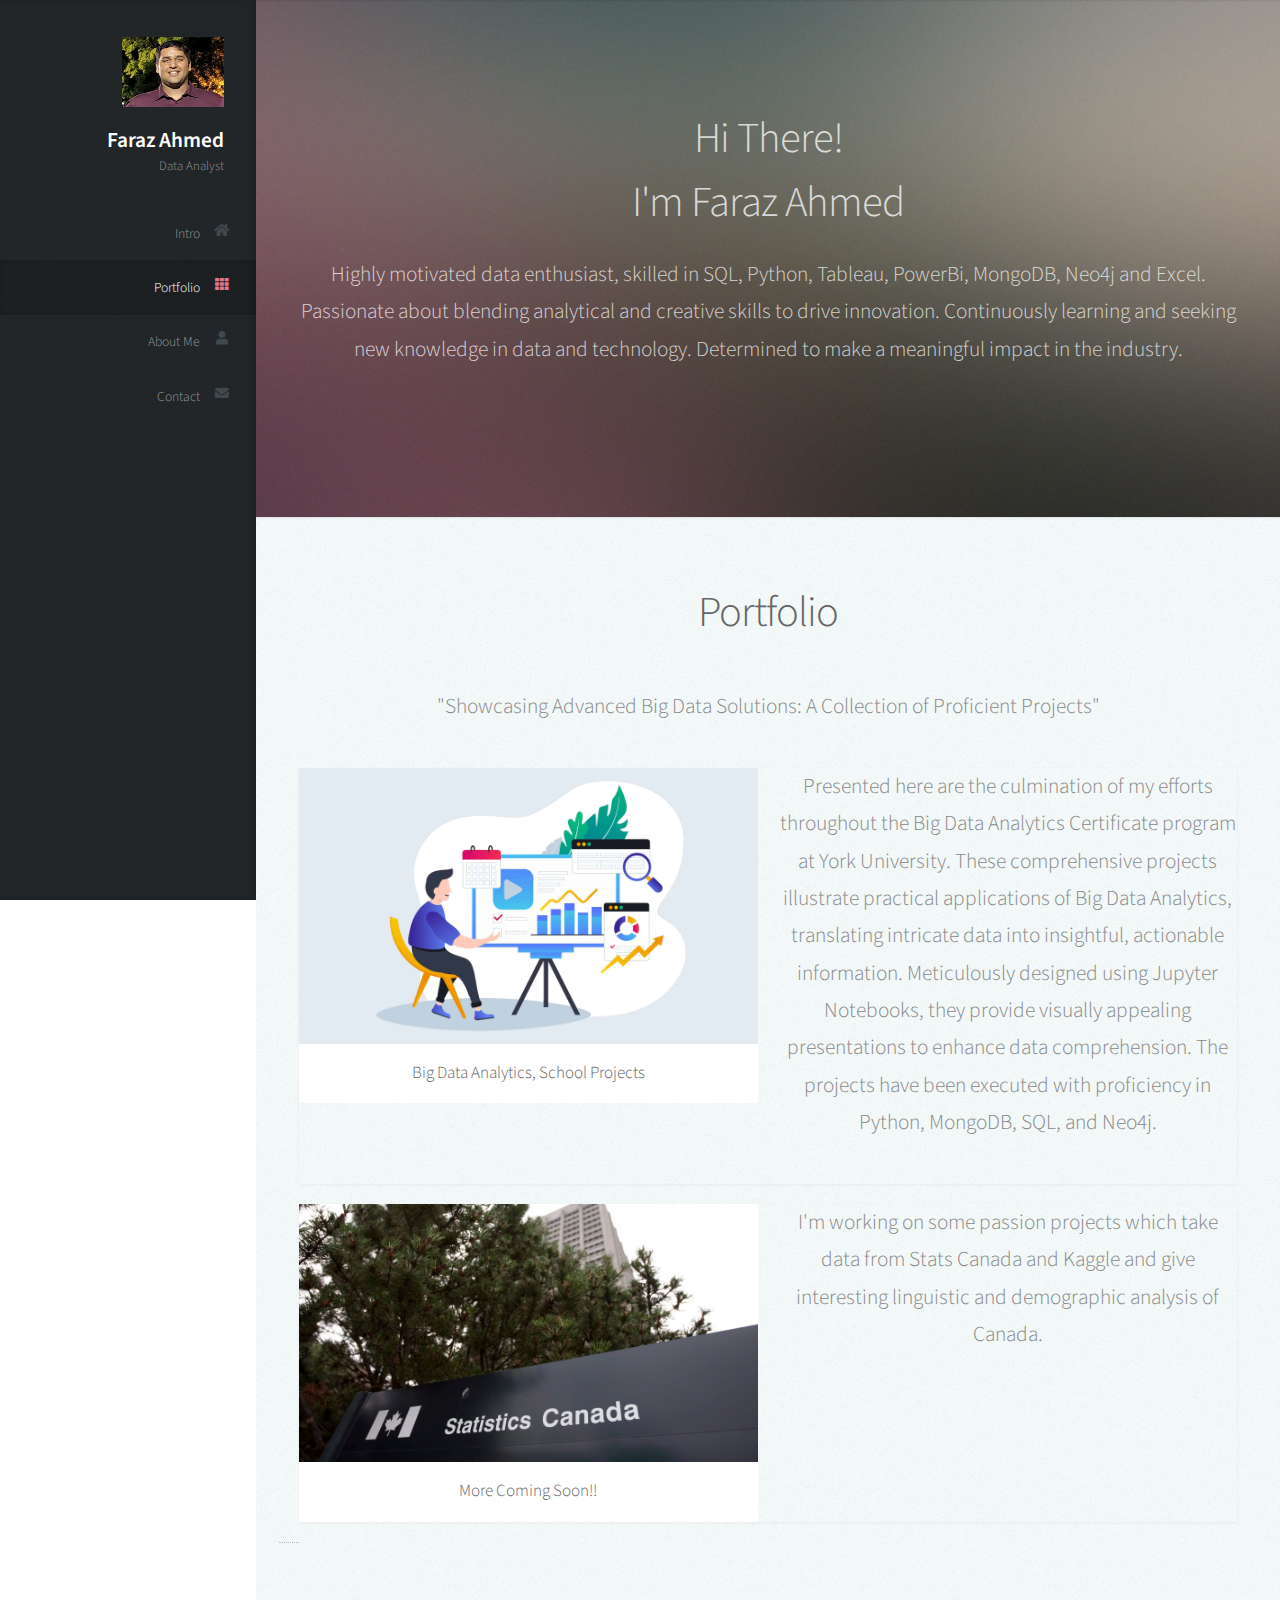
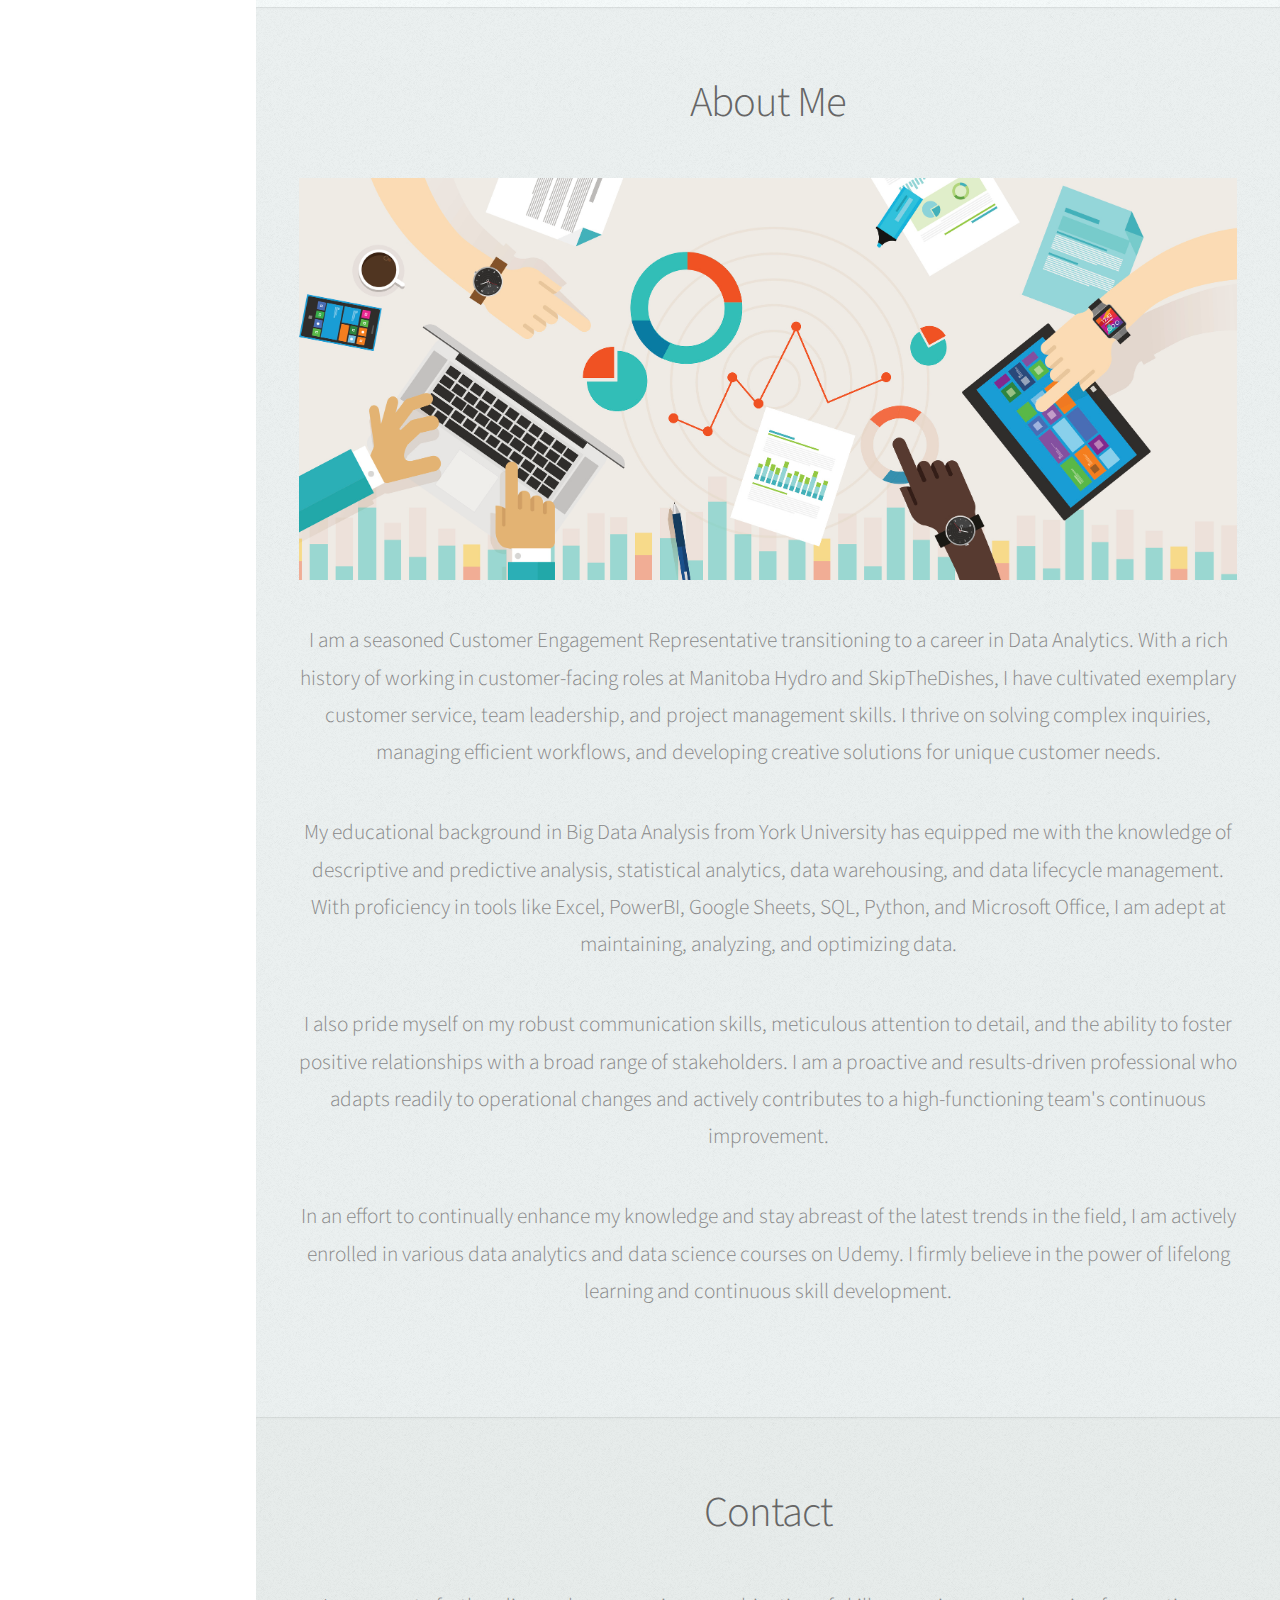
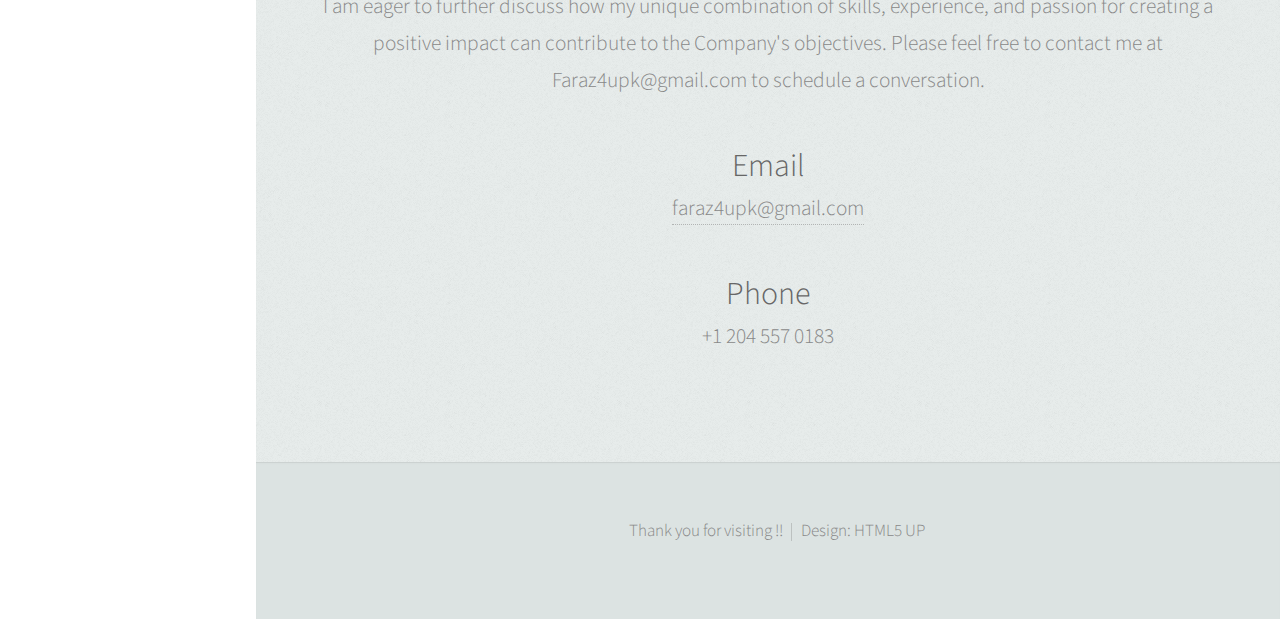
<file: index.html>
<!DOCTYPE HTML>
<html>
	<head>
		<title>Faraz's Portfolio Webiste</title>
		<meta charset="utf-8" />
		<meta name="viewport" content="width=device-width, initial-scale=1, user-scalable=no" />
		<link rel="stylesheet" href="assets/css/main.css" />
	</head>
	<body class="is-preload">

		<!-- Header -->
			<div id="header">

				<div class="top">

					<!-- Logo -->
						<div id="logo">
							<span class="image avatar48"><img src="images/avatar.jpg" alt="" /></span>
							<h1 id="title">Faraz Ahmed</h1>
							<p>Data Analyst</p>
						</div>

					<!-- Nav -->
						<nav id="nav">
							<ul>
								<li><a href="#top" id="top-link"><span class="icon solid fa-home">Intro</span></a></li>
								<li><a href="#portfolio" id="portfolio-link"><span class="icon solid fa-th">Portfolio</span></a></li>
								<li><a href="#about" id="about-link"><span class="icon solid fa-user">About Me</span></a></li>
								<li><a href="#contact" id="contact-link"><span class="icon solid fa-envelope">Contact</span></a></li>
							</ul>
						</nav>

				</div>

			

			</div>

		<!-- Main -->
			<div id="main">

				<!-- Intro -->
					<section id="top" class="one dark cover">
						<div class="container">

							<header>
								<h2 class="alt">Hi There! <br />I'm Faraz Ahmed</h2>
								<p>Highly motivated data enthusiast, skilled in SQL, Python, Tableau, PowerBi, MongoDB, Neo4j and Excel. Passionate about blending analytical and creative skills to drive
									innovation.
									Continuously learning and seeking new knowledge in data and technology. Determined to make a
									meaningful impact in the industry.</p>
							</header>

							

						</div>
					</section>

				<!-- Portfolio -->
					<section id="portfolio" class="two">
						<div class="container">

							<header>
								<h2>Portfolio</h2>
							</header>

							<p>"Showcasing Advanced Big Data Solutions: A Collection of Proficient Projects"
							</p>

							<style>
								.item {
								  position: relative;
								  overflow: hidden;
								}
								
								.item:hover {
								  background-color: #f2f2f2;
								  cursor: pointer;
								}
								
								.tooltip {
								  position: absolute;
								  top: 50%;
								  left: 50%;
								  transform: translate(-50%, -50%);
								  background-color: rgba(0, 0, 0, 0.8);
								  color: #fff;
								  padding: 10px;
								  opacity: 0;
								  transition: opacity 0.3s;
								}
								
								.item:hover .tooltip {
								  opacity: 1;
								}
							  </style>
							</head>
							<body>
							  <div class="row">
								<div class="col-12 col-12-mobile">
								  <article class="item">
									<a href="new_page.html">
									  <div class="row">
										<div class="col-6">
										  <div class="image fit"><img src="images/image-3@2x-80-min.jpg" alt="" /></div>
										  <header>
											<h3>Big Data Analytics, School Projects</h3>
										  </header>
										</div>
										<div class="col-6">
										  <div class="description">
											<p>Presented here are the culmination of my efforts throughout the Big Data Analytics Certificate program at York University. These comprehensive projects illustrate practical applications of Big Data Analytics, translating intricate data into insightful, actionable information. Meticulously designed using Jupyter Notebooks, they provide visually appealing presentations to enhance data comprehension. The projects have been executed with proficiency in Python, MongoDB, SQL, and Neo4j.</p>
										  </div>
										</div>
									  </div>
									</a>
									<div class="tooltip">Click to view more</div>
									  <a href="new_page.html">
								  </article>
								  <article class="item">
									<div class="row">
									  <div class="col-6">
										<div class="image fit"><img src="images/image.jpg" alt="" /></div>
										<header>
										  <h3>More Coming Soon!!</h3>
										</header>
									  </div>
									  <div class="col-6">
										<div class="description">
										  <p>I'm working on some passion projects which take data from Stats Canada and Kaggle and give interesting linguistic and demographic analysis of Canada.</p>
										</div>
									  </div>
									</div>
								  </article>
								</div>
							  </div>
						</div>
					</section>

				<!-- About Me -->
					<section id="about" class="three">
						<div class="container">

							<header>
								<h2>About Me</h2>
							</header>

							<a href="#" class="image featured"><img src="images/data_analytics_too_much_data.jpg" alt="" /></a>

							<p>
								I am a seasoned Customer Engagement Representative transitioning to a career in Data Analytics. With a rich history of working in customer-facing roles at Manitoba Hydro and SkipTheDishes, I have cultivated exemplary customer service, team leadership, and project management skills. I thrive on solving complex inquiries, managing efficient workflows, and developing creative solutions for unique customer needs.
								</p>
								
								<p>
								My educational background in Big Data Analysis from York University has equipped me with the knowledge of descriptive and predictive analysis, statistical analytics, data warehousing, and data lifecycle management. With proficiency in tools like Excel, PowerBI, Google Sheets, SQL, Python, and Microsoft Office, I am adept at maintaining, analyzing, and optimizing data.
								</p>
								
								<p>
								I also pride myself on my robust communication skills, meticulous attention to detail, and the ability to foster positive relationships with a broad range of stakeholders. I am a proactive and results-driven professional who adapts readily to operational changes and actively contributes to a high-functioning team's continuous improvement.
								</p>
								
								<p>
								In an effort to continually enhance my knowledge and stay abreast of the latest trends in the field, I am actively enrolled in various data analytics and data science courses on Udemy. I firmly believe in the power of lifelong learning and continuous skill development.
								</p>

						</div>
					</section>

				<!-- Contact -->
				<section id="contact" class="four">
					<div class="container">
	
						<header>
							<h2>Contact</h2>
						</header>
	
						<p>I am eager to further discuss how my unique combination of skills, experience, and passion for creating a positive impact can contribute to the Company's objectives. Please feel free to contact me at Faraz4upk@gmail.com to schedule a conversation.</p>
	
						<!-- Updated Contact Information -->
						<div class="contact-info">
							<h3>Email</h3>
							<p><a href="mailto:faraz4upk@gmail.com">faraz4upk@gmail.com</a></p>
							<h3>Phone</h3>
							<p>+1 204 557 0183</p>
						</div>
					</div>
				</section>

			</div>

		<!-- Footer -->
			<div id="footer">

				<!-- Copyright -->
					<ul class="copyright">
						<li> Thank you for visiting !!</li><li>Design: HTML5 UP</li>
					</ul>

			</div>

		<!-- Scripts -->
			<script src="assets/js/jquery.min.js"></script>
			<script src="assets/js/jquery.scrolly.min.js"></script>
			<script src="assets/js/jquery.scrollex.min.js"></script>
			<script src="assets/js/browser.min.js"></script>
			<script src="assets/js/breakpoints.min.js"></script>
			<script src="assets/js/util.js"></script>
			<script src="assets/js/main.js"></script>

	</body>
</html>
</file>
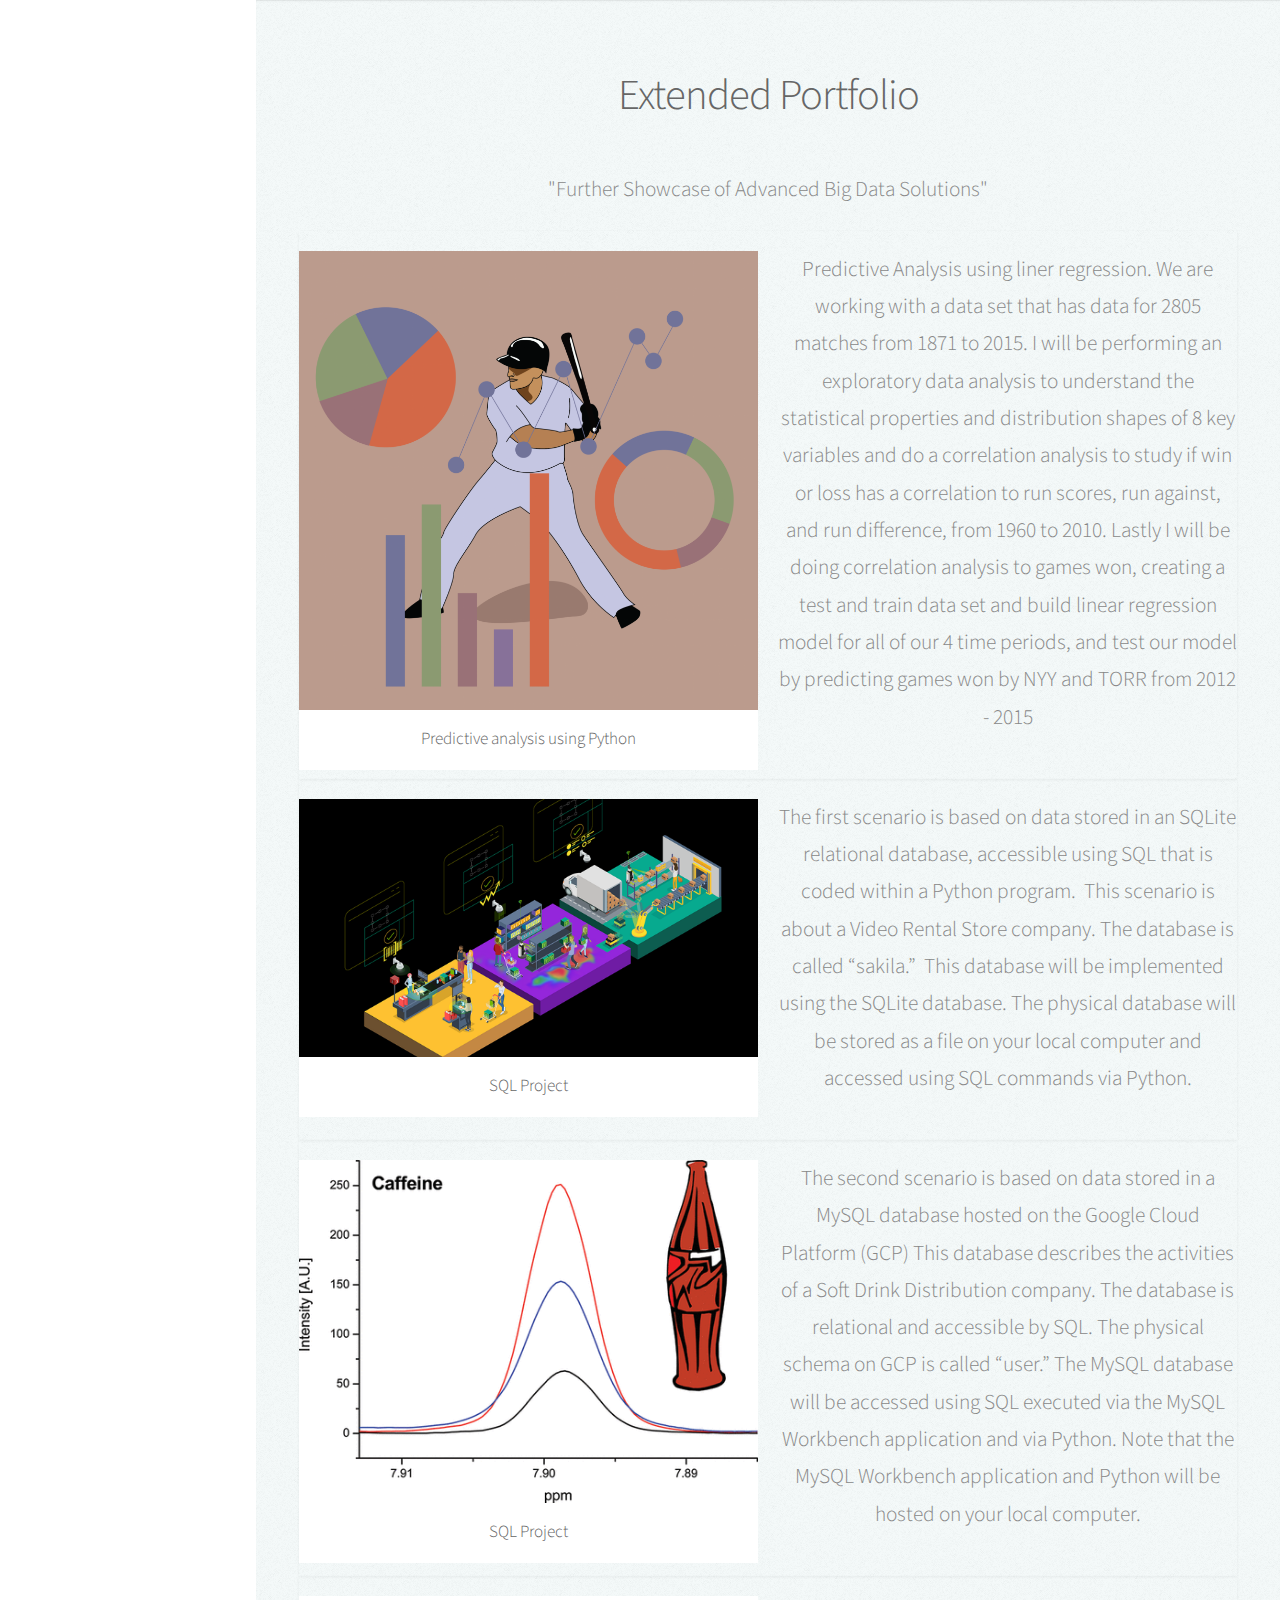
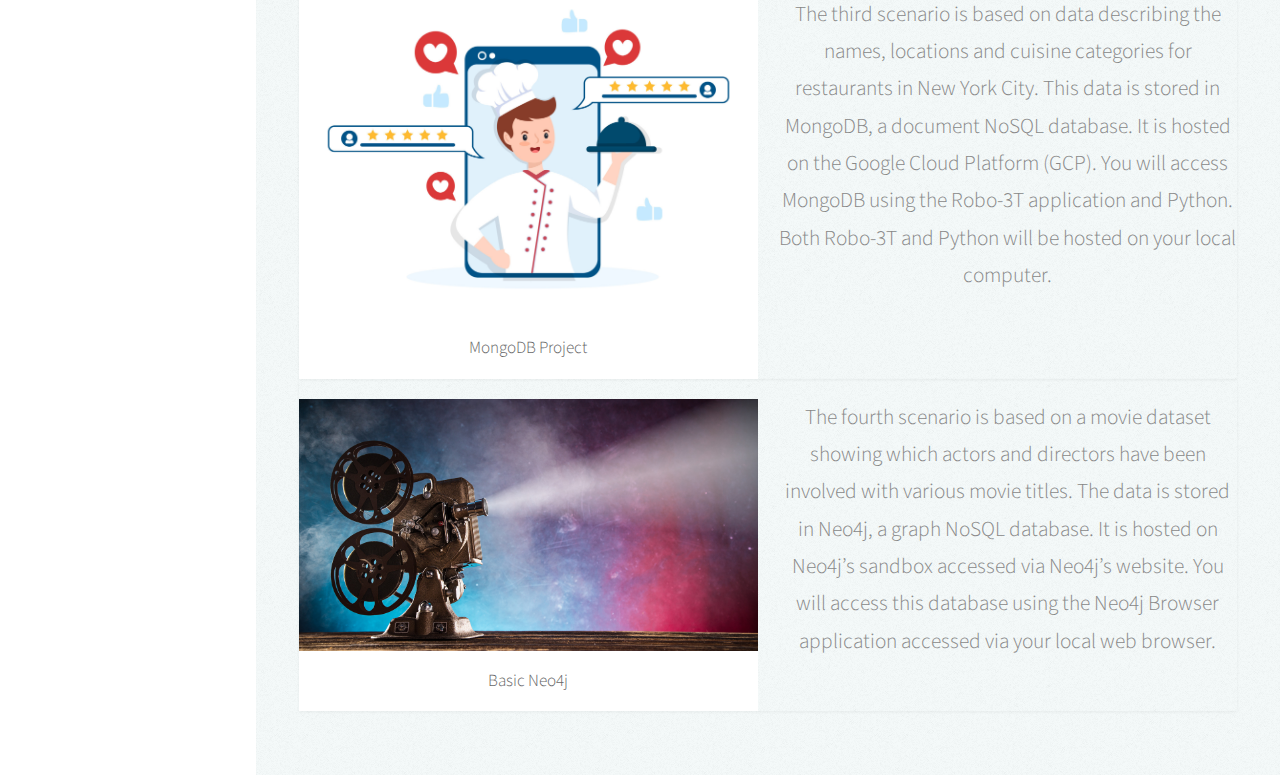
<file: new_page.html>
<!DOCTYPE HTML>
<html>
	<head>
		<title>Big Data Analytics, School Projects</title>
		<meta charset="utf-8" />
		<meta name="viewport" content="width=device-width, initial-scale=1, user-scalable=no" />
		<link rel="stylesheet" href="assets/css/main.css" />
	</head>
	<body class="is-preload">

		<!-- Main -->
			<div id="main">

				<!-- Portfolio -->
					<section id="portfolio" class="two">
						<div class="container">

							<header>
								<h2>Extended Portfolio</h2>
							</header>

							<p>"Further Showcase of Advanced Big Data Solutions"</p>

							<div class="row">
								<div class="col-12 col-12-mobile">
                                    <!-- 5 New Boxes -->
                                    <!-- Box 1 -->
									<article class="item">
										<a href="https://github.com/faraz4upk/Big-data-Projects/blob/main/Project%20sprint%201%20%202%20.pdf" class="image fit"><div class="row">
											<div class="col-6">
												<img src="images/BaseballAnalytics-900x900.jpg" alt="" />
												<header>
													<h3>Predictive analysis using Python</h3>
												</header>
											</div>
											<div class="col-6">
												<div class="description">
													<p>Predictive Analysis using liner regression. We are working with a data set that has data for 2805 matches from 1871 to 2015.
                                                        I will be performing an exploratory data analysis to understand the statistical properties and distribution
                                                        shapes of 8 key variables and do a correlation analysis to study if win or loss has a correlation to run
                                                        scores, run against, and run difference, from 1960 to 2010.
                                                        Lastly I will be doing correlation analysis to games won, creating a test and train data
                                                        set and build linear regression model for all of our 4 time periods, and test our model by predicting games
                                                        won by NYY and TORR from 2012 - 2015</p>
												</div>
											</div>
										</div></a>
									</article>
                                    <!-- Box 2 -->
                                    <article class="item">
										<a href="https://github.com/faraz4upk/Big-data-Projects/blob/main/Report%20Scenario%201.pdf" class="image fit"><div class="row">
											<div class="col-6">
												<img src="images/egx-social-edge-computing-1280x680-2.jpg" alt="" />
												<header>
													<h3>SQL Project</h3>
												</header>
											</div>
											<div class="col-6">
												<div class="description">
													<p>The first scenario is based on data stored in an SQLite relational database, accessible using SQL that is coded within a Python program. 
                                                        This scenario is about a Video Rental Store company. The database is called “sakila.” 
                                                        This database will be implemented using the SQLite database. The physical database will be stored as a file on your local computer and accessed using SQL commands via Python.</p>
												</div>
											</div>
										</div></a>
									</article>
                                    <!-- Box 3 -->
                                    <article class="item">
										<a href="https://github.com/faraz4upk/Big-data-Projects/blob/main/Report%20scenario%202.pdf" class="image fit"><div class="row">
											<div class="col-6">
												<img src="images/jf-2011-04777m_0006.jpg" alt="" />
												<header>
													<h3>SQL Project</h3>
												</header>
											</div>
											<div class="col-6">
												<div class="description">
													<p>The second scenario is based on data stored in a MySQL database hosted on the Google Cloud Platform (GCP) This database describes the activities of a Soft Drink Distribution company. The database is relational and accessible by SQL. The physical schema on GCP is called “user.”
                                                        The MySQL database will be accessed using SQL executed via the MySQL Workbench application and via Python. Note that the MySQL Workbench application and Python will be hosted on your local computer.</p>
												</div>
											</div>
										</div></a>
									</article>
                                    <!-- Box 4 -->
                                    <article class="item">
										<a href="https://github.com/faraz4upk/Big-data-Projects/blob/main/Report%20scenario%203.pdf" class="image fit"><div class="row">
											<div class="col-6">
												<img src="images/restaurant-rating-review-template-hand-drawn-cartoon-flat-illustration-with-customer-feedback-rate-star-expert-opinion-and-online-survey-vector.jpg" alt="" />
												<header>
													<h3>MongoDB Project</h3>
												</header>
											</div>
											<div class="col-6">
												<div class="description">
													<p>The third scenario is based on data describing the names, locations and cuisine categories for restaurants in New York City. This data is stored in MongoDB, a document NoSQL database. It is hosted on the Google Cloud Platform (GCP). You will access MongoDB using the Robo-3T application and Python. Both Robo-3T and Python will be hosted on your local computer.</p>
												</div>
											</div>
										</div></a>
                                    </article>
                                    <!-- Box 5 -->
                                    <article class="item">
										<a href="https://github.com/faraz4upk/Big-data-Projects/blob/main/Report%20Scenario%204.pdf" class="image fit"><div class="row">
											<div class="col-6">
												<img src="images/iStock-847292080.jpg" alt="" />
												<header>
													<h3>Basic Neo4j</h3>
												</header>
											</div>
											<div class="col-6">
												<div class="description">
													<p>The fourth scenario is based on a movie dataset showing which actors and directors have been involved with various movie titles. The data is stored in Neo4j, a graph NoSQL database. It is hosted on Neo4j’s sandbox accessed via Neo4j’s website. You will access this database using the Neo4j Browser application accessed via your local web browser.</p>
												</div>
											</div>
										</div></a>
                                    </article> 
								</div>
							</div>
						</div>
					</section>
				</div>
			</body>
</html>
</file>
<file: assets/css/main.css>
@import url("fontawesome-all.min.css");
@import url("https://fonts.googleapis.com/css?family=Source+Sans+Pro:300,300italic,400,600");

/*
	Prologue by HTML5 UP
	html5up.net | @ajlkn
	Free for personal and commercial use under the CCA 3.0 license (html5up.net/license)
*/

html, body, div, span, applet, object,
iframe, h1, h2, h3, h4, h5, h6, p, blockquote,
pre, a, abbr, acronym, address, big, cite,
code, del, dfn, em, img, ins, kbd, q, s, samp,
small, strike, strong, sub, sup, tt, var, b,
u, i, center, dl, dt, dd, ol, ul, li, fieldset,
form, label, legend, table, caption, tbody,
tfoot, thead, tr, th, td, article, aside,
canvas, details, embed, figure, figcaption,
footer, header, hgroup, menu, nav, output, ruby,
section, summary, time, mark, audio, video {
	margin: 0;
	padding: 0;
	border: 0;
	font-size: 100%;
	font: inherit;
	vertical-align: baseline;}

article, aside, details, figcaption, figure,
footer, header, hgroup, menu, nav, section {
	display: block;}

body {
	line-height: 1;
}

ol, ul {
	list-style: none;
}

blockquote, q {
	quotes: none;
}

	blockquote:before, blockquote:after, q:before, q:after {
		content: '';
		content: none;
	}

table {
	border-collapse: collapse;
	border-spacing: 0;
}

body {
	-webkit-text-size-adjust: none;
}

mark {
	background-color: transparent;
	color: inherit;
}

input::-moz-focus-inner {
	border: 0;
	padding: 0;
}

input, select, textarea {
	-moz-appearance: none;
	-webkit-appearance: none;
	-ms-appearance: none;
	appearance: none;
}

/* Basic */

	html {
		box-sizing: border-box;
	}

	*, *:before, *:after {
		box-sizing: inherit;
	}

	body {
		background: #fff;
		font-family: 'Source Sans Pro', sans-serif;
		font-size: 19pt;
		font-weight: 300;
		line-height: 1.75em;
		color: #888;
	}

		body.is-preload *, body.is-preload *:before, body.is-preload *:after {
			-moz-animation: none !important;
			-webkit-animation: none !important;
			-ms-animation: none !important;
			animation: none !important;
			-moz-transition: none !important;
			-webkit-transition: none !important;
			-ms-transition: none !important;
			transition: none !important;
		}

	input, textarea, select {
		font-family: 'Source Sans Pro', sans-serif;
		font-size: 19pt;
		font-weight: 300;
		line-height: 1.75em;
		color: #888;
	}

	h1, h2, h3, h4, h5, h6 {
		font-weight: 300;
		color: #666;
		line-height: 1.5em;
	}

	h1 a, h2 a, h3 a, h4 a, h5 a, h6 a {
		color: inherit;
		text-decoration: none;
	}

		h1 a strong, h2 a strong, h3 a strong, h4 a strong, h5 a strong, h6 a strong {
			color: #333;
		}

	h2 {
		font-size: 2em;
		letter-spacing: -1px;
	}

		h2.alt {
			color: #888;
		}

			h2.alt strong {
				color: #666;
			}

	h3 {
		font-size: 1.5em;
	}

	header {
		margin: 0 0 2em 0;
	}

		header > p {
			margin: 1em 0 0 0;
		}

	footer {
		margin: 2em 0 0 0;
	}

	strong, b {
		font-weight: 300;
		color: #666;
	}

	em, i {
		font-style: italic;
	}

	a {
		text-decoration: none;
		color: inherit;
		border-bottom: dotted 1px rgba(128, 128, 128, 0.5);
		-moz-transition: color 0.35s ease-in-out, border-bottom-color 0.35s ease-in-out;
		-webkit-transition: color 0.35s ease-in-out, border-bottom-color 0.35s ease-in-out;
		-ms-transition: color 0.35s ease-in-out, border-bottom-color 0.35s ease-in-out;
		transition: color 0.35s ease-in-out, border-bottom-color 0.35s ease-in-out;
		outline: 0;
	}

		a:hover {
			color: #E27689;
			border-bottom-color: rgba(255, 255, 255, 0);
		}

	sub {
		position: relative;
		top: 0.5em;
		font-size: 0.8em;
	}

	sup {
		position: relative;
		top: -0.5em;
		font-size: 0.8em;
	}

	hr {
		border: 0;
		border-top: solid 1px #ddd;
	}

	blockquote {
		border-left: solid 0.5em #ddd;
		padding: 1em 0 1em 2em;
		font-style: italic;
	}

	p, ul, ol, dl, table {
		margin-bottom: 2em;
	}

	br.clear {
		clear: both;
	}

/* Container */

	.container {
		margin: 0 auto;
		max-width: 100%;
		width: 1400px;
	}

		@media screen and (min-width: 961px) and (max-width: 1880px) {

			.container {
				width: 1200px;
			}

		}

		@media screen and (min-width: 961px) and (max-width: 1620px) {

			.container {
				width: 960px;
			}

		}

		@media screen and (min-width: 961px) and (max-width: 1320px) {

			.container {
				width: 100%;
			}

		}

		@media screen and (max-width: 960px) {

			.container {
				width: 100%;
			}

		}

		@media screen and (max-width: 736px) {

			.container {
				width: 100%;
			}

		}
.custom-button {
    display: inline-block;
    padding: 12px 24px;
    font-size: 16px;
    font-weight: 600;
    color: #fff;
    background-color: #007BFF;
    border: none;
    border-radius: 4px;
    text-decoration: none;
    transition: background-color 0.3s ease;
}

.custom-button:hover {
    background-color: #0056b3;
}
.custom-button {
    display: inline-block;
    padding: 12px 24px;
    font-size: 16px;
    font-weight: 600;
    color: #fff;
    background-color: #007BFF;
    border: none;
    border-radius: 4px;
    text-decoration: none;
    transition: background-color 0.3s ease;
}

.custom-button:hover {
    background-color: #0056b3;
}

/* Row */

	.row {
		display: flex;
		flex-wrap: wrap;
		box-sizing: border-box;
		align-items: stretch;
	}

		.row > * {
			box-sizing: border-box;
		}

		.row.gtr-uniform > * > :last-child {
			margin-bottom: 0;
		}

		.row.aln-left {
			justify-content: flex-start;
		}

		.row.aln-center {
			justify-content: center;
		}

		.row.aln-right {
			justify-content: flex-end;
		}

		.row.aln-top {
			align-items: flex-start;
		}

		.row.aln-middle {
			align-items: center;
		}

		.row.aln-bottom {
			align-items: flex-end;
		}

		.row > .imp {
			order: -1;
		}

		.row > .col-1 {
			width: 8.33333%;
		}

		.row > .off-1 {
			margin-left: 8.33333%;
		}

		.row > .col-2 {
			width: 16.66667%;
		}

		.row > .off-2 {
			margin-left: 16.66667%;
		}

		.row > .col-3 {
			width: 25%;
		}

		.row > .off-3 {
			margin-left: 25%;
		}

		.row > .col-4 {
			width: 33.33333%;
		}

		.row > .off-4 {
			margin-left: 33.33333%;
		}

		.row > .col-5 {
			width: 41.66667%;
		}

		.row > .off-5 {
			margin-left: 41.66667%;
		}

		.row > .col-6 {
			width: 50%;
		}

		.row > .off-6 {
			margin-left: 50%;
		}

		.row > .col-7 {
			width: 58.33333%;
		}

		.row > .off-7 {
			margin-left: 58.33333%;
		}

		.row > .col-8 {
			width: 66.66667%;
		}

		.row > .off-8 {
			margin-left: 66.66667%;
		}

		.row > .col-9 {
			width: 75%;
		}

		.row > .off-9 {
			margin-left: 75%;
		}

		.row > .col-10 {
			width: 83.33333%;
		}

		.row > .off-10 {
			margin-left: 83.33333%;
		}

		.row > .col-11 {
			width: 91.66667%;
		}

		.row > .off-11 {
			margin-left: 91.66667%;
		}

		.row > .col-12 {
			width: 100%;
		}

		.row > .off-12 {
			margin-left: 100%;
		}

		.row.gtr-0 {
			margin-top: 0px;
			margin-left: 0px;
		}

			.row.gtr-0 > * {
				padding: 0px 0 0 0px;
			}

			.row.gtr-0.gtr-uniform {
				margin-top: 0px;
			}

				.row.gtr-0.gtr-uniform > * {
					padding-top: 0px;
				}

		.row.gtr-25 {
			margin-top: -10px;
			margin-left: -10px;
		}

			.row.gtr-25 > * {
				padding: 10px 0 0 10px;
			}

			.row.gtr-25.gtr-uniform {
				margin-top: -10px;
			}

				.row.gtr-25.gtr-uniform > * {
					padding-top: 10px;
				}

		.row.gtr-50 {
			margin-top: -20px;
			margin-left: -20px;
		}

			.row.gtr-50 > * {
				padding: 20px 0 0 20px;
			}

			.row.gtr-50.gtr-uniform {
				margin-top: -20px;
			}

				.row.gtr-50.gtr-uniform > * {
					padding-top: 20px;
				}

		.row {
			margin-top: -40px;
			margin-left: -40px;
		}

			.row > * {
				padding: 40px 0 0 40px;
			}

			.row.gtr-uniform {
				margin-top: -40px;
			}

				.row.gtr-uniform > * {
					padding-top: 40px;
				}

		.row.gtr-150 {
			margin-top: -60px;
			margin-left: -60px;
		}

			.row.gtr-150 > * {
				padding: 60px 0 0 60px;
			}

			.row.gtr-150.gtr-uniform {
				margin-top: -60px;
			}

				.row.gtr-150.gtr-uniform > * {
					padding-top: 60px;
				}

		.row.gtr-200 {
			margin-top: -80px;
			margin-left: -80px;
		}

			.row.gtr-200 > * {
				padding: 80px 0 0 80px;
			}

			.row.gtr-200.gtr-uniform {
				margin-top: -80px;
			}

				.row.gtr-200.gtr-uniform > * {
					padding-top: 80px;
				}

		@media screen and (min-width: 961px) and (max-width: 1880px) {

			.row {
				display: flex;
				flex-wrap: wrap;
				box-sizing: border-box;
				align-items: stretch;
			}

				.row > * {
					box-sizing: border-box;
				}

				.row.gtr-uniform > * > :last-child {
					margin-bottom: 0;
				}

				.row.aln-left {
					justify-content: flex-start;
				}

				.row.aln-center {
					justify-content: center;
				}

				.row.aln-right {
					justify-content: flex-end;
				}

				.row.aln-top {
					align-items: flex-start;
				}

				.row.aln-middle {
					align-items: center;
				}

				.row.aln-bottom {
					align-items: flex-end;
				}

				.row > .imp-wide {
					order: -1;
				}

				.row > .col-1-wide {
					width: 8.33333%;
				}

				.row > .off-1-wide {
					margin-left: 8.33333%;
				}

				.row > .col-2-wide {
					width: 16.66667%;
				}

				.row > .off-2-wide {
					margin-left: 16.66667%;
				}

				.row > .col-3-wide {
					width: 25%;
				}

				.row > .off-3-wide {
					margin-left: 25%;
				}

				.row > .col-4-wide {
					width: 33.33333%;
				}

				.row > .off-4-wide {
					margin-left: 33.33333%;
				}

				.row > .col-5-wide {
					width: 41.66667%;
				}

				.row > .off-5-wide {
					margin-left: 41.66667%;
				}

				.row > .col-6-wide {
					width: 50%;
				}

				.row > .off-6-wide {
					margin-left: 50%;
				}

				.row > .col-7-wide {
					width: 58.33333%;
				}

				.row > .off-7-wide {
					margin-left: 58.33333%;
				}

				.row > .col-8-wide {
					width: 66.66667%;
				}

				.row > .off-8-wide {
					margin-left: 66.66667%;
				}

				.row > .col-9-wide {
					width: 75%;
				}

				.row > .off-9-wide {
					margin-left: 75%;
				}

				.row > .col-10-wide {
					width: 83.33333%;
				}

				.row > .off-10-wide {
					margin-left: 83.33333%;
				}

				.row > .col-11-wide {
					width: 91.66667%;
				}

				.row > .off-11-wide {
					margin-left: 91.66667%;
				}

				.row > .col-12-wide {
					width: 100%;
				}

				.row > .off-12-wide {
					margin-left: 100%;
				}

				.row.gtr-0 {
					margin-top: 0px;
					margin-left: 0px;
				}

					.row.gtr-0 > * {
						padding: 0px 0 0 0px;
					}

					.row.gtr-0.gtr-uniform {
						margin-top: 0px;
					}

						.row.gtr-0.gtr-uniform > * {
							padding-top: 0px;
						}

				.row.gtr-25 {
					margin-top: -10px;
					margin-left: -10px;
				}

					.row.gtr-25 > * {
						padding: 10px 0 0 10px;
					}

					.row.gtr-25.gtr-uniform {
						margin-top: -10px;
					}

						.row.gtr-25.gtr-uniform > * {
							padding-top: 10px;
						}

				.row.gtr-50 {
					margin-top: -20px;
					margin-left: -20px;
				}

					.row.gtr-50 > * {
						padding: 20px 0 0 20px;
					}

					.row.gtr-50.gtr-uniform {
						margin-top: -20px;
					}

						.row.gtr-50.gtr-uniform > * {
							padding-top: 20px;
						}

				.row {
					margin-top: -40px;
					margin-left: -40px;
				}

					.row > * {
						padding: 40px 0 0 40px;
					}

					.row.gtr-uniform {
						margin-top: -40px;
					}

						.row.gtr-uniform > * {
							padding-top: 40px;
						}

				.row.gtr-150 {
					margin-top: -60px;
					margin-left: -60px;
				}

					.row.gtr-150 > * {
						padding: 60px 0 0 60px;
					}

					.row.gtr-150.gtr-uniform {
						margin-top: -60px;
					}

						.row.gtr-150.gtr-uniform > * {
							padding-top: 60px;
						}

				.row.gtr-200 {
					margin-top: -80px;
					margin-left: -80px;
				}

					.row.gtr-200 > * {
						padding: 80px 0 0 80px;
					}

					.row.gtr-200.gtr-uniform {
						margin-top: -80px;
					}

						.row.gtr-200.gtr-uniform > * {
							padding-top: 80px;
						}

		}

		@media screen and (min-width: 961px) and (max-width: 1620px) {

			.row {
				display: flex;
				flex-wrap: wrap;
				box-sizing: border-box;
				align-items: stretch;
			}

				.row > * {
					box-sizing: border-box;
				}

				.row.gtr-uniform > * > :last-child {
					margin-bottom: 0;
				}

				.row.aln-left {
					justify-content: flex-start;
				}

				.row.aln-center {
					justify-content: center;
				}

				.row.aln-right {
					justify-content: flex-end;
				}

				.row.aln-top {
					align-items: flex-start;
				}

				.row.aln-middle {
					align-items: center;
				}

				.row.aln-bottom {
					align-items: flex-end;
				}

				.row > .imp-normal {
					order: -1;
				}

				.row > .col-1-normal {
					width: 8.33333%;
				}

				.row > .off-1-normal {
					margin-left: 8.33333%;
				}

				.row > .col-2-normal {
					width: 16.66667%;
				}

				.row > .off-2-normal {
					margin-left: 16.66667%;
				}

				.row > .col-3-normal {
					width: 25%;
				}

				.row > .off-3-normal {
					margin-left: 25%;
				}

				.row > .col-4-normal {
					width: 33.33333%;
				}

				.row > .off-4-normal {
					margin-left: 33.33333%;
				}

				.row > .col-5-normal {
					width: 41.66667%;
				}

				.row > .off-5-normal {
					margin-left: 41.66667%;
				}

				.row > .col-6-normal {
					width: 50%;
				}

				.row > .off-6-normal {
					margin-left: 50%;
				}

				.row > .col-7-normal {
					width: 58.33333%;
				}

				.row > .off-7-normal {
					margin-left: 58.33333%;
				}

				.row > .col-8-normal {
					width: 66.66667%;
				}

				.row > .off-8-normal {
					margin-left: 66.66667%;
				}

				.row > .col-9-normal {
					width: 75%;
				}

				.row > .off-9-normal {
					margin-left: 75%;
				}

				.row > .col-10-normal {
					width: 83.33333%;
				}

				.row > .off-10-normal {
					margin-left: 83.33333%;
				}

				.row > .col-11-normal {
					width: 91.66667%;
				}

				.row > .off-11-normal {
					margin-left: 91.66667%;
				}

				.row > .col-12-normal {
					width: 100%;
				}

				.row > .off-12-normal {
					margin-left: 100%;
				}

				.row.gtr-0 {
					margin-top: 0px;
					margin-left: 0px;
				}

					.row.gtr-0 > * {
						padding: 0px 0 0 0px;
					}

					.row.gtr-0.gtr-uniform {
						margin-top: 0px;
					}

						.row.gtr-0.gtr-uniform > * {
							padding-top: 0px;
						}

				.row.gtr-25 {
					margin-top: -10px;
					margin-left: -10px;
				}

					.row.gtr-25 > * {
						padding: 10px 0 0 10px;
					}

					.row.gtr-25.gtr-uniform {
						margin-top: -10px;
					}

						.row.gtr-25.gtr-uniform > * {
							padding-top: 10px;
						}

				.row.gtr-50 {
					margin-top: -20px;
					margin-left: -20px;
				}

					.row.gtr-50 > * {
						padding: 20px 0 0 20px;
					}

					.row.gtr-50.gtr-uniform {
						margin-top: -20px;
					}

						.row.gtr-50.gtr-uniform > * {
							padding-top: 20px;
						}

				.row {
					margin-top: -40px;
					margin-left: -40px;
				}

					.row > * {
						padding: 40px 0 0 40px;
					}

					.row.gtr-uniform {
						margin-top: -40px;
					}

						.row.gtr-uniform > * {
							padding-top: 40px;
						}

				.row.gtr-150 {
					margin-top: -60px;
					margin-left: -60px;
				}

					.row.gtr-150 > * {
						padding: 60px 0 0 60px;
					}

					.row.gtr-150.gtr-uniform {
						margin-top: -60px;
					}

						.row.gtr-150.gtr-uniform > * {
							padding-top: 60px;
						}

				.row.gtr-200 {
					margin-top: -80px;
					margin-left: -80px;
				}

					.row.gtr-200 > * {
						padding: 80px 0 0 80px;
					}

					.row.gtr-200.gtr-uniform {
						margin-top: -80px;
					}

						.row.gtr-200.gtr-uniform > * {
							padding-top: 80px;
						}

		}

		@media screen and (min-width: 961px) and (max-width: 1320px) {

			.row {
				display: flex;
				flex-wrap: wrap;
				box-sizing: border-box;
				align-items: stretch;
			}

				.row > * {
					box-sizing: border-box;
				}

				.row.gtr-uniform > * > :last-child {
					margin-bottom: 0;
				}

				.row.aln-left {
					justify-content: flex-start;
				}

				.row.aln-center {
					justify-content: center;
				}

				.row.aln-right {
					justify-content: flex-end;
				}

				.row.aln-top {
					align-items: flex-start;
				}

				.row.aln-middle {
					align-items: center;
				}

				.row.aln-bottom {
					align-items: flex-end;
				}

				.row > .imp-narrow {
					order: -1;
				}

				.row > .col-1-narrow {
					width: 8.33333%;
				}

				.row > .off-1-narrow {
					margin-left: 8.33333%;
				}

				.row > .col-2-narrow {
					width: 16.66667%;
				}

				.row > .off-2-narrow {
					margin-left: 16.66667%;
				}

				.row > .col-3-narrow {
					width: 25%;
				}

				.row > .off-3-narrow {
					margin-left: 25%;
				}

				.row > .col-4-narrow {
					width: 33.33333%;
				}

				.row > .off-4-narrow {
					margin-left: 33.33333%;
				}

				.row > .col-5-narrow {
					width: 41.66667%;
				}

				.row > .off-5-narrow {
					margin-left: 41.66667%;
				}

				.row > .col-6-narrow {
					width: 50%;
				}

				.row > .off-6-narrow {
					margin-left: 50%;
				}

				.row > .col-7-narrow {
					width: 58.33333%;
				}

				.row > .off-7-narrow {
					margin-left: 58.33333%;
				}

				.row > .col-8-narrow {
					width: 66.66667%;
				}

				.row > .off-8-narrow {
					margin-left: 66.66667%;
				}

				.row > .col-9-narrow {
					width: 75%;
				}

				.row > .off-9-narrow {
					margin-left: 75%;
				}

				.row > .col-10-narrow {
					width: 83.33333%;
				}

				.row > .off-10-narrow {
					margin-left: 83.33333%;
				}

				.row > .col-11-narrow {
					width: 91.66667%;
				}

				.row > .off-11-narrow {
					margin-left: 91.66667%;
				}

				.row > .col-12-narrow {
					width: 100%;
				}

				.row > .off-12-narrow {
					margin-left: 100%;
				}

				.row.gtr-0 {
					margin-top: 0px;
					margin-left: 0px;
				}

					.row.gtr-0 > * {
						padding: 0px 0 0 0px;
					}

					.row.gtr-0.gtr-uniform {
						margin-top: 0px;
					}

						.row.gtr-0.gtr-uniform > * {
							padding-top: 0px;
						}

				.row.gtr-25 {
					margin-top: -5px;
					margin-left: -5px;
				}

					.row.gtr-25 > * {
						padding: 5px 0 0 5px;
					}

					.row.gtr-25.gtr-uniform {
						margin-top: -5px;
					}

						.row.gtr-25.gtr-uniform > * {
							padding-top: 5px;
						}

				.row.gtr-50 {
					margin-top: -10px;
					margin-left: -10px;
				}

					.row.gtr-50 > * {
						padding: 10px 0 0 10px;
					}

					.row.gtr-50.gtr-uniform {
						margin-top: -10px;
					}

						.row.gtr-50.gtr-uniform > * {
							padding-top: 10px;
						}

				.row {
					margin-top: -20px;
					margin-left: -20px;
				}

					.row > * {
						padding: 20px 0 0 20px;
					}

					.row.gtr-uniform {
						margin-top: -20px;
					}

						.row.gtr-uniform > * {
							padding-top: 20px;
						}

				.row.gtr-150 {
					margin-top: -30px;
					margin-left: -30px;
				}

					.row.gtr-150 > * {
						padding: 30px 0 0 30px;
					}

					.row.gtr-150.gtr-uniform {
						margin-top: -30px;
					}

						.row.gtr-150.gtr-uniform > * {
							padding-top: 30px;
						}

				.row.gtr-200 {
					margin-top: -40px;
					margin-left: -40px;
				}

					.row.gtr-200 > * {
						padding: 40px 0 0 40px;
					}

					.row.gtr-200.gtr-uniform {
						margin-top: -40px;
					}

						.row.gtr-200.gtr-uniform > * {
							padding-top: 40px;
						}

		}

		@media screen and (max-width: 960px) {

			.row {
				display: flex;
				flex-wrap: wrap;
				box-sizing: border-box;
				align-items: stretch;
			}

				.row > * {
					box-sizing: border-box;
				}

				.row.gtr-uniform > * > :last-child {
					margin-bottom: 0;
				}

				.row.aln-left {
					justify-content: flex-start;
				}

				.row.aln-center {
					justify-content: center;
				}

				.row.aln-right {
					justify-content: flex-end;
				}

				.row.aln-top {
					align-items: flex-start;
				}

				.row.aln-middle {
					align-items: center;
				}

				.row.aln-bottom {
					align-items: flex-end;
				}

				.row > .imp-narrower {
					order: -1;
				}

				.row > .col-1-narrower {
					width: 8.33333%;
				}

				.row > .off-1-narrower {
					margin-left: 8.33333%;
				}

				.row > .col-2-narrower {
					width: 16.66667%;
				}

				.row > .off-2-narrower {
					margin-left: 16.66667%;
				}

				.row > .col-3-narrower {
					width: 25%;
				}

				.row > .off-3-narrower {
					margin-left: 25%;
				}

				.row > .col-4-narrower {
					width: 33.33333%;
				}

				.row > .off-4-narrower {
					margin-left: 33.33333%;
				}

				.row > .col-5-narrower {
					width: 41.66667%;
				}

				.row > .off-5-narrower {
					margin-left: 41.66667%;
				}

				.row > .col-6-narrower {
					width: 50%;
				}

				.row > .off-6-narrower {
					margin-left: 50%;
				}

				.row > .col-7-narrower {
					width: 58.33333%;
				}

				.row > .off-7-narrower {
					margin-left: 58.33333%;
				}

				.row > .col-8-narrower {
					width: 66.66667%;
				}

				.row > .off-8-narrower {
					margin-left: 66.66667%;
				}

				.row > .col-9-narrower {
					width: 75%;
				}

				.row > .off-9-narrower {
					margin-left: 75%;
				}

				.row > .col-10-narrower {
					width: 83.33333%;
				}

				.row > .off-10-narrower {
					margin-left: 83.33333%;
				}

				.row > .col-11-narrower {
					width: 91.66667%;
				}

				.row > .off-11-narrower {
					margin-left: 91.66667%;
				}

				.row > .col-12-narrower {
					width: 100%;
				}

				.row > .off-12-narrower {
					margin-left: 100%;
				}

				.row.gtr-0 {
					margin-top: 0px;
					margin-left: 0px;
				}

					.row.gtr-0 > * {
						padding: 0px 0 0 0px;
					}

					.row.gtr-0.gtr-uniform {
						margin-top: 0px;
					}

						.row.gtr-0.gtr-uniform > * {
							padding-top: 0px;
						}

				.row.gtr-25 {
					margin-top: -5px;
					margin-left: -5px;
				}

					.row.gtr-25 > * {
						padding: 5px 0 0 5px;
					}

					.row.gtr-25.gtr-uniform {
						margin-top: -5px;
					}

						.row.gtr-25.gtr-uniform > * {
							padding-top: 5px;
						}

				.row.gtr-50 {
					margin-top: -10px;
					margin-left: -10px;
				}

					.row.gtr-50 > * {
						padding: 10px 0 0 10px;
					}

					.row.gtr-50.gtr-uniform {
						margin-top: -10px;
					}

						.row.gtr-50.gtr-uniform > * {
							padding-top: 10px;
						}

				.row {
					margin-top: -20px;
					margin-left: -20px;
				}

					.row > * {
						padding: 20px 0 0 20px;
					}

					.row.gtr-uniform {
						margin-top: -20px;
					}

						.row.gtr-uniform > * {
							padding-top: 20px;
						}

				.row.gtr-150 {
					margin-top: -30px;
					margin-left: -30px;
				}

					.row.gtr-150 > * {
						padding: 30px 0 0 30px;
					}

					.row.gtr-150.gtr-uniform {
						margin-top: -30px;
					}

						.row.gtr-150.gtr-uniform > * {
							padding-top: 30px;
						}

				.row.gtr-200 {
					margin-top: -40px;
					margin-left: -40px;
				}

					.row.gtr-200 > * {
						padding: 40px 0 0 40px;
					}

					.row.gtr-200.gtr-uniform {
						margin-top: -40px;
					}

						.row.gtr-200.gtr-uniform > * {
							padding-top: 40px;
						}

		}

		@media screen and (max-width: 736px) {

			.row {
				display: flex;
				flex-wrap: wrap;
				box-sizing: border-box;
				align-items: stretch;
			}

				.row > * {
					box-sizing: border-box;
				}

				.row.gtr-uniform > * > :last-child {
					margin-bottom: 0;
				}

				.row.aln-left {
					justify-content: flex-start;
				}

				.row.aln-center {
					justify-content: center;
				}

				.row.aln-right {
					justify-content: flex-end;
				}

				.row.aln-top {
					align-items: flex-start;
				}

				.row.aln-middle {
					align-items: center;
				}

				.row.aln-bottom {
					align-items: flex-end;
				}

				.row > .imp-mobile {
					order: -1;
				}

				.row > .col-1-mobile {
					width: 8.33333%;
				}

				.row > .off-1-mobile {
					margin-left: 8.33333%;
				}

				.row > .col-2-mobile {
					width: 16.66667%;
				}

				.row > .off-2-mobile {
					margin-left: 16.66667%;
				}

				.row > .col-3-mobile {
					width: 25%;
				}

				.row > .off-3-mobile {
					margin-left: 25%;
				}

				.row > .col-4-mobile {
					width: 33.33333%;
				}

				.row > .off-4-mobile {
					margin-left: 33.33333%;
				}

				.row > .col-5-mobile {
					width: 41.66667%;
				}

				.row > .off-5-mobile {
					margin-left: 41.66667%;
				}

				.row > .col-6-mobile {
					width: 50%;
				}

				.row > .off-6-mobile {
					margin-left: 50%;
				}

				.row > .col-7-mobile {
					width: 58.33333%;
				}

				.row > .off-7-mobile {
					margin-left: 58.33333%;
				}

				.row > .col-8-mobile {
					width: 66.66667%;
				}

				.row > .off-8-mobile {
					margin-left: 66.66667%;
				}

				.row > .col-9-mobile {
					width: 75%;
				}

				.row > .off-9-mobile {
					margin-left: 75%;
				}

				.row > .col-10-mobile {
					width: 83.33333%;
				}

				.row > .off-10-mobile {
					margin-left: 83.33333%;
				}

				.row > .col-11-mobile {
					width: 91.66667%;
				}

				.row > .off-11-mobile {
					margin-left: 91.66667%;
				}

				.row > .col-12-mobile {
					width: 100%;
				}

				.row > .off-12-mobile {
					margin-left: 100%;
				}

				.row.gtr-0 {
					margin-top: 0px;
					margin-left: 0px;
				}

					.row.gtr-0 > * {
						padding: 0px 0 0 0px;
					}

					.row.gtr-0.gtr-uniform {
						margin-top: 0px;
					}

						.row.gtr-0.gtr-uniform > * {
							padding-top: 0px;
						}

				.row.gtr-25 {
					margin-top: -5px;
					margin-left: -5px;
				}

					.row.gtr-25 > * {
						padding: 5px 0 0 5px;
					}

					.row.gtr-25.gtr-uniform {
						margin-top: -5px;
					}

						.row.gtr-25.gtr-uniform > * {
							padding-top: 5px;
						}

				.row.gtr-50 {
					margin-top: -10px;
					margin-left: -10px;
				}

					.row.gtr-50 > * {
						padding: 10px 0 0 10px;
					}

					.row.gtr-50.gtr-uniform {
						margin-top: -10px;
					}

						.row.gtr-50.gtr-uniform > * {
							padding-top: 10px;
						}

				.row {
					margin-top: -20px;
					margin-left: -20px;
				}

					.row > * {
						padding: 20px 0 0 20px;
					}

					.row.gtr-uniform {
						margin-top: -20px;
					}

						.row.gtr-uniform > * {
							padding-top: 20px;
						}

				.row.gtr-150 {
					margin-top: -30px;
					margin-left: -30px;
				}

					.row.gtr-150 > * {
						padding: 30px 0 0 30px;
					}

					.row.gtr-150.gtr-uniform {
						margin-top: -30px;
					}

						.row.gtr-150.gtr-uniform > * {
							padding-top: 30px;
						}

				.row.gtr-200 {
					margin-top: -40px;
					margin-left: -40px;
				}

					.row.gtr-200 > * {
						padding: 40px 0 0 40px;
					}

					.row.gtr-200.gtr-uniform {
						margin-top: -40px;
					}

						.row.gtr-200.gtr-uniform > * {
							padding-top: 40px;
						}

		}

/* Sections/Article */

	section, article {
		margin-bottom: 3em;
	}

		section > :last-child,
		section > .container, section:last-child, article > :last-child,
		article > .container, article:last-child {
			margin-bottom: 0;
		}

		.row > section, .row > article {
			margin-bottom: 0;
		}

/* Image */

	.image {
		display: inline-block;
		border: 0;
	}

		.image img {
			display: block;
			width: 100%;
		}

		.image.avatar48 {
			width: 102px;
			height: 70px;
			background: #f00;
		}

			.image.avatar48 img {
				width: 102px;
				height: 70px;
			}

		.image.fit {
			display: block;
			width: 100%;
		}

		.image.featured {
			display: block;
			width: 100%;
			margin: 0 0 2em 0;
		}

		.image.left {
			float: left;
			margin: 0 2em 2em 0;
		}

		.image.centered {
			display: block;
			margin: 0 0 2em 0;
		}

			.image.centered img {
				margin: 0 auto;
				width: auto;
			}

/* List */

	ul {
		list-style: disc;
		padding-left: 1em;
	}

		ul li {
			padding-left: 0.5em;
		}

	ol {
		list-style: decimal;
		padding-left: 1.25em;
	}

		ol li {
			padding-left: 0.25em;
		}

/* Icons */

	ul.icons {
		cursor: default;
		list-style: none;
		padding-left: 0;
	}

		ul.icons li {
			display: inline-block;
			padding-left: 0;
		}

		ul.icons a {
			display: inline-block;
			width: 2em;
			height: 2em;
			line-height: 2em;
			text-align: center;
			border: 0;
		}

/* Form */

	form label {
		display: block;
		text-align: left;
		margin-bottom: 0.5em;
	}

	form input[type="text"],
	form input[type="email"],
	form input[type="password"],
	form select,
	form textarea {
		position: relative;
		-webkit-appearance: none;
		display: block;
		border: 0;
		outline: 0;
		background: #fff;
		background: rgba(255, 255, 255, 0.75);
		width: 100%;
		border-radius: 0.35em;
		padding: 0.75em 1em 0.75em 1em;
		box-shadow: inset 0 0.1em 0.1em 0 rgba(0, 0, 0, 0.05);
		border: solid 1px rgba(0, 0, 0, 0.15);
		-moz-transition: all 0.35s ease-in-out;
		-webkit-transition: all 0.35s ease-in-out;
		-ms-transition: all 0.35s ease-in-out;
		transition: all 0.35s ease-in-out;
	}

		form input[type="text"]:focus,
		form input[type="email"]:focus,
		form input[type="password"]:focus,
		form select:focus,
		form textarea:focus {
			box-shadow: 0 0 2px 1px #8ebebc;
			background: #fff;
		}

	form input[type="text"],
	form input[type="email"],
	form input[type="password"],
	form select {
		line-height: 1.25em;
	}

	form textarea {
		min-height: 14em;
	}

	form ::-webkit-input-placeholder {
		color: #555 !important;
	}

	form :-moz-placeholder {
		color: #555 !important;
	}

	form ::-moz-placeholder {
		color: #555 !important;
	}

	form :-ms-input-placeholder {
		color: #555 !important;
	}

	form ::-moz-focus-inner {
		border: 0;
	}

/* Table */

	table {
		width: 100%;
		text-align: left;
	}

		table tbody tr:nth-child(2n+2) {
			background: #f4f4f4;
		}

		table td {
			padding: 0.5em 1em 0.5em 1em;
		}

		table th {
			text-align: left;
			padding: 0.5em 1em 0.5em 1em;
			color: #fff;
			background: #222729 url("images/overlay.png");
		}

		table thead {
			background: #444;
			color: #fff;
		}

		table tfoot {
			background: #eee;
		}

/* Button */

	input[type="button"],
	input[type="submit"],
	input[type="reset"],
	button,
	.button {
		position: relative;
		display: inline-block;
		border-radius: 0.35em;
		color: #fff !important;
		text-decoration: none;
		padding: 0.75em 2.5em 0.75em 2.5em;
		background-color: #8ebebc;
		border: 0;
		cursor: pointer;
		background-image: -moz-linear-gradient(top, rgba(0, 0, 0, 0), rgba(0, 0, 0, 0.15)), url("images/overlay.png");
		background-image: -webkit-linear-gradient(top, rgba(0, 0, 0, 0), rgba(0, 0, 0, 0.15)), url("images/overlay.png");
		background-image: -ms-linear-gradient(top, rgba(0, 0, 0, 0), rgba(0, 0, 0, 0.15)), url("images/overlay.png");
		background-image: linear-gradient(top, rgba(0, 0, 0, 0), rgba(0, 0, 0, 0.15)), url("images/overlay.png");
		-moz-transition: background-color 0.35s ease-in-out;
		-webkit-transition: background-color 0.35s ease-in-out;
		-ms-transition: background-color 0.35s ease-in-out;
		transition: background-color 0.35s ease-in-out;
	}

		input[type="button"]:hover,
		input[type="submit"]:hover,
		input[type="reset"]:hover,
		button:hover,
		.button:hover {
			background-color: #9ececc;
		}

		input[type="button"]:active,
		input[type="submit"]:active,
		input[type="reset"]:active,
		button:active,
		.button:active {
			background-color: #7eaeac;
		}

/* Item */

	.item {
		box-shadow: 0 0.05em 0.15em 0 rgba(0, 0, 0, 0.05);
		margin-bottom: 40px;
	}

		.item header {
			background: #fff;
			margin: 0;
			padding: 1em 0 1em 0;
			font-size: 0.8em;
		}

			.item header h3 {
				font-size: 1em;
			}

/* Icons */

	.icon {
		text-decoration: none;
		text-decoration: none;
	}

		.icon:before {
			-moz-osx-font-smoothing: grayscale;
			-webkit-font-smoothing: antialiased;
			display: inline-block;
			font-style: normal;
			font-variant: normal;
			text-rendering: auto;
			line-height: 1;
			text-transform: none !important;
			font-family: 'Font Awesome 5 Free';
			font-weight: 400;
		}

		.icon:before {
			line-height: inherit;
		}

		.icon > .label {
			display: none;
		}

		.icon.solid:before {
			font-weight: 900;
		}

		.icon.brands:before {
			font-family: 'Font Awesome 5 Brands';
		}

/* Header */

	#header {
		display: -moz-flex;
		display: -webkit-flex;
		display: -ms-flex;
		display: flex;
		-moz-flex-direction: column;
		-webkit-flex-direction: column;
		-ms-flex-direction: column;
		flex-direction: column;
		-moz-justify-content: space-between;
		-webkit-justify-content: space-between;
		-ms-justify-content: space-between;
		justify-content: space-between;
		background: #222629 url("images/overlay.png");
		box-shadow: inset -0.25em 0 0.25em 0 rgba(0, 0, 0, 0.1);
		color: #fff;
		height: 100%;
		left: 0;
		overflow-y: auto;
		position: fixed;
		text-align: right;
		top: 0;
		width: 375px;
	}

		#header .top {
			-moz-flex-grow: 1;
			-webkit-flex-grow: 1;
			-ms-flex-grow: 1;
			flex-grow: 1;
		}

		#header .bottom {
			-moz-flex-shrink: 0;
			-webkit-flex-shrink: 0;
			-ms-flex-shrink: 0;
			flex-shrink: 0;
			padding: 1.5em 0 0.75em 0;
		}

			#header .bottom > :last-child {
				margin-bottom: 0;
			}

		#header .icons {
			font-size: 0.8em;
			text-align: center;
		}

			#header .icons a {
				color: #41484c;
				-moz-transition: color 0.35s ease-in-out;
				-webkit-transition: color 0.35s ease-in-out;
				-ms-transition: color 0.35s ease-in-out;
				transition: color 0.35s ease-in-out;
			}

				#header .icons a:hover {
					color: #fff;
				}

	#logo {
		position: relative;
		margin: 1.75em 1.5em 1.5em 1.5em;
		min-height: 48px;
		cursor: default;
	}

		#logo h1 {
			position: relative;
			color: #fff;
			font-weight: 600;
			font-size: 1em;
			line-height: 1em;
		}

		#logo p {
			position: relative;
			display: block;
			font-size: 0.6em;
			color: rgba(255, 255, 255, 0.5);
			line-height: 1.25em;
			margin: 0.5em 0 0 0;
		}

		#logo .image {
			position: absolute;
			left: 0;
			top: 0;
		}

	#nav ul {
		list-style: none;
		padding-left: 0;
		margin-bottom: 0;
	}

		#nav ul li {
			padding-left: 0;
		}

			#nav ul li a {
				display: block;
				padding: 0.5em 1.5em 0.5em 1.5em;
				color: rgba(255, 255, 255, 0.5);
				text-decoration: none;
				outline: 0;
				border: 0;
				-moz-transition: none;
				-webkit-transition: none;
				-ms-transition: none;
				transition: none;
			}

				#nav ul li a span {
					position: relative;
					display: block;
					font-size: 0.8em;
				}

					#nav ul li a span:before {
						position: absolute;
						left: 0;
						color: #41484c;
						text-align: center;
						width: 1.25em;
						line-height: 1.75em;
					}

				#nav ul li a.active {
					background: rgba(0, 0, 0, 0.15);
					box-shadow: inset 0 0 0.25em 0 rgba(0, 0, 0, 0.125);
					color: #fff;
				}

					#nav ul li a.active span:before {
						color: #e27689;
					}

/* Footer */

	#footer {
		margin-left: 375px;
		text-align: center;
		background-color: #dce3e2;
		padding: 3em 0 4em 0;
		box-shadow: inset 0 1px 0 0 rgba(0, 0, 0, 0.05), inset 0 0.1em 0.1em 0 rgba(0, 0, 0, 0.025);
		font-size: 0.8em;
	}

		#footer .copyright {
			cursor: default;
			margin: 0;
		}

			#footer .copyright li {
				display: inline-block;
				line-height: 1em;
				border-left: solid 1px rgba(128, 128, 128, 0.35);
				padding: 0 0 0 0.5em;
				margin: 0 0 0 0.5em;
			}

				#footer .copyright li:first-child {
					border-left: 0;
					padding-left: 0;
					margin-left: 0;
				}

/* Main */

	#main {
		margin-left: 375px;
	}

		#main > section {
			margin: 0;
			overflow: hidden;
			padding: 4em 0;
			box-shadow: inset 0 1px 0 0 rgba(0, 0, 0, 0.05), inset 0 0.1em 0.1em 0 rgba(0, 0, 0, 0.025);
			text-align: center;
			background-image: url("images/overlay.png");
		}

			#main > section.dark {
				color: #ddd;
				color: rgba(255, 255, 255, 0.75);
			}

				#main > section.dark h2, #main > section.dark h3, #main > section.dark h4, #main > section.dark h5, #main > section.dark h6 {
					color: inherit;
				}

				#main > section.dark strong {
					color: #fff;
					border-color: inherit;
				}

				#main > section.dark a {
					color: #fff;
					border-color: inherit;
				}

					#main > section.dark a:hover {
						border-bottom-color: rgba(255, 255, 255, 0);
					}

			#main > section.cover {
				padding: 10em 0;
				background-size: cover;
				background-position: center center;
			}

			#main > section.one {
				background-color: #81918E;
				background-image: url("../../images/banner.jpg");
			}

			#main > section.two {
				background-color: #f5fafa;
			}

			#main > section.three {
				background-color: #ecf1f1;
			}

			#main > section.four {
				background-color: #e8edec;
			}

/* Wide */

	@media screen and (min-width: 961px) and (max-width: 1880px) {

		/* Basic */

			body, input, textarea, select {
				font-size: 17pt;
			}

		/* Header */

			#header {
				width: 300px;
			}

		/* Footer */

			#footer {
				margin-left: 300px;
			}

		/* Main */

			#main {
				margin-left: 300px;
			}

	}

/* Normal */

	@media screen and (min-width: 961px) and (max-width: 1620px) {

		/* Main */

			#main > section {
				padding: 3em 0;
			}

			#main section.cover {
				padding: 5em 0;
			}

	}

/* Narrow */

	@media screen and (min-width: 961px) and (max-width: 1320px) {

		/* Basic */

			body, input, textarea, select {
				font-size: 16pt;
			}

			.container {
				padding: 0 2em 0 2em;
			}

		/* Icons */

			ul.icons li a {
				width: 1.75em;
			}

		/* Item */

			.item {
				margin-bottom: 20px;
			}

		/* Header */

			#header {
				width: 20%;
			}

			#logo .image {
				position: relative;
				margin: 0 0 0.5em 0;
			}

			#nav ul li a {
				font-size: 0.8em;
				padding-top: 0.5em;
				padding-bottom: 0.5em;
			}

				#nav ul li a span {
					padding-right: 2.25em;
				}

					#nav ul li a span:before {
						left: 100%;
						margin-left: -1.25em;
						line-height: 2.25em;
					}

		/* Footer */

			#footer {
				margin-left: 20%;
			}

		/* Main */

			#main {
				margin-left: 20%;
			}

	}

/* Narrower */

	#headerToggle {
		display: none;
	}

	@media screen and (max-width: 960px) {

		/* Basic */

			html, body {
				overflow-x: hidden;
			}

			body, input, textarea, select {
				font-size: 16pt;
			}

			header br {
				display: none;
			}

			.container {
				padding: 0 2em 0 2em;
			}

		/* Item */

			.item {
				margin-bottom: 15px;
			}

		/* Icons */

			ul.icons a {
				width: 1.75em;
				font-size: 1.25em;
			}

		/* Header */

			#header {
				-moz-backface-visibility: hidden;
				-webkit-backface-visibility: hidden;
				-ms-backface-visibility: hidden;
				backface-visibility: hidden;
				-moz-transform: translateX(-275px);
				-webkit-transform: translateX(-275px);
				-ms-transform: translateX(-275px);
				transform: translateX(-275px);
				-moz-transition: -moz-transform 0.5s ease;
				-webkit-transition: -webkit-transform 0.5s ease;
				-ms-transition: -ms-transform 0.5s ease;
				transition: transform 0.5s ease;
				-webkit-overflow-scrolling: touch;
				display: block;
				height: 100%;
				left: 0;
				overflow-y: auto;
				position: fixed;
				top: 0;
				width: 275px;
				z-index: 10002;
				width: 275px;
				background: #222729 url("images/overlay.png");
				box-shadow: inset -0.25em 0 0.25em 0 rgba(0, 0, 0, 0.125);
			}

				#header .top {
					position: relative;
				}

				#header .bottom {
					border-top: solid 1px rgba(255, 255, 255, 0.05);
					box-shadow: 0 -1px 0 0 rgba(0, 0, 0, 0.15);
					padding-top: 2em;
					margin-top: 2em;
					position: relative;
				}

			#logo {
				margin: 1.5em 1.25em 1.25em 1.25em;
			}

			#nav ul li a {
				padding: 0.5em 1.25em 0.5em 1.25em;
			}

			#headerToggle {
				-moz-backface-visibility: hidden;
				-webkit-backface-visibility: hidden;
				-ms-backface-visibility: hidden;
				backface-visibility: hidden;
				-moz-transition: -moz-transform 0.5s ease;
				-webkit-transition: -webkit-transform 0.5s ease;
				-ms-transition: -ms-transform 0.5s ease;
				transition: transform 0.5s ease;
				display: block;
				height: 2.25em;
				left: 0;
				position: fixed;
				top: 0;
				width: 3.25em;
				z-index: 10001;
			}

				#headerToggle .toggle {
					text-decoration: none;
					position: absolute;
					left: 0;
					top: 0;
					width: 100%;
					height: 100%;
					outline: 0;
					border: 0;
				}

					#headerToggle .toggle:before {
						-moz-osx-font-smoothing: grayscale;
						-webkit-font-smoothing: antialiased;
						display: inline-block;
						font-style: normal;
						font-variant: normal;
						text-rendering: auto;
						line-height: 1;
						text-transform: none !important;
						font-family: 'Font Awesome 5 Free';
						font-weight: 900;
					}

					#headerToggle .toggle:before {
						text-decoration: none;
						content: '\f0c9';
						color: #fff;
						font-size: 18px;
						background: rgba(128, 136, 144, 0.5);
						border-radius: 0.35em;
						text-align: center;
						position: absolute;
						left: 0.5em;
						top: 0.5em;
						display: block;
						width: 3.25em;
						height: 2.25em;
						line-height: 2.25em;
					}

			body.header-visible #main {
				-moz-transform: translateX(275px);
				-webkit-transform: translateX(275px);
				-ms-transform: translateX(275px);
				transform: translateX(275px);
			}

			body.header-visible #headerToggle {
				-moz-transform: translateX(275px);
				-webkit-transform: translateX(275px);
				-ms-transform: translateX(275px);
				transform: translateX(275px);
			}

			body.header-visible #header {
				-moz-transform: translateX(0);
				-webkit-transform: translateX(0);
				-ms-transform: translateX(0);
				transform: translateX(0);
			}

		/* Footer */

			#footer {
				margin-left: 0;
			}

		/* Main */

			#main {
				-moz-backface-visibility: hidden;
				-webkit-backface-visibility: hidden;
				-ms-backface-visibility: hidden;
				backface-visibility: hidden;
				-moz-transition: -moz-transform 0.5s ease;
				-webkit-transition: -webkit-transform 0.5s ease;
				-ms-transition: -ms-transform 0.5s ease;
				transition: transform 0.5s ease;
				padding-bottom: 1px;
				margin-left: 0;
			}

				#main > section {
					padding: 3em 0;
				}

				#main section.cover {
					padding: 4em 0;
				}

	}

/* Mobile */

	@media screen and (max-width: 736px) {

		/* Basic */

			body, input, textarea, select {
				font-size: 14pt;
			}

			h2 {
				font-size: 1.5em;
				letter-spacing: 0;
				font-weight: 300;
			}

			.container {
				padding: 0 15px 0 15px;
			}

		/* List */

			ul.icons a {
				width: 2em;
				font-size: 1.25em;
			}

		/* Main */

			#main > section {
				padding: 2em 0;
			}

			#main section.cover {
				padding: 4em 0em;
			}

				#main section.cover header {
					padding: 0 1em;
				}

		/* Footer */

			#footer .copyright li {
				display: block;
				line-height: 1.25em;
				border: 0;
				padding: 0;
				margin: 1em 0 0 0;
			}

				#footer .copyright li:first-child {
					margin-top: 0;
				}

	}
</file>
